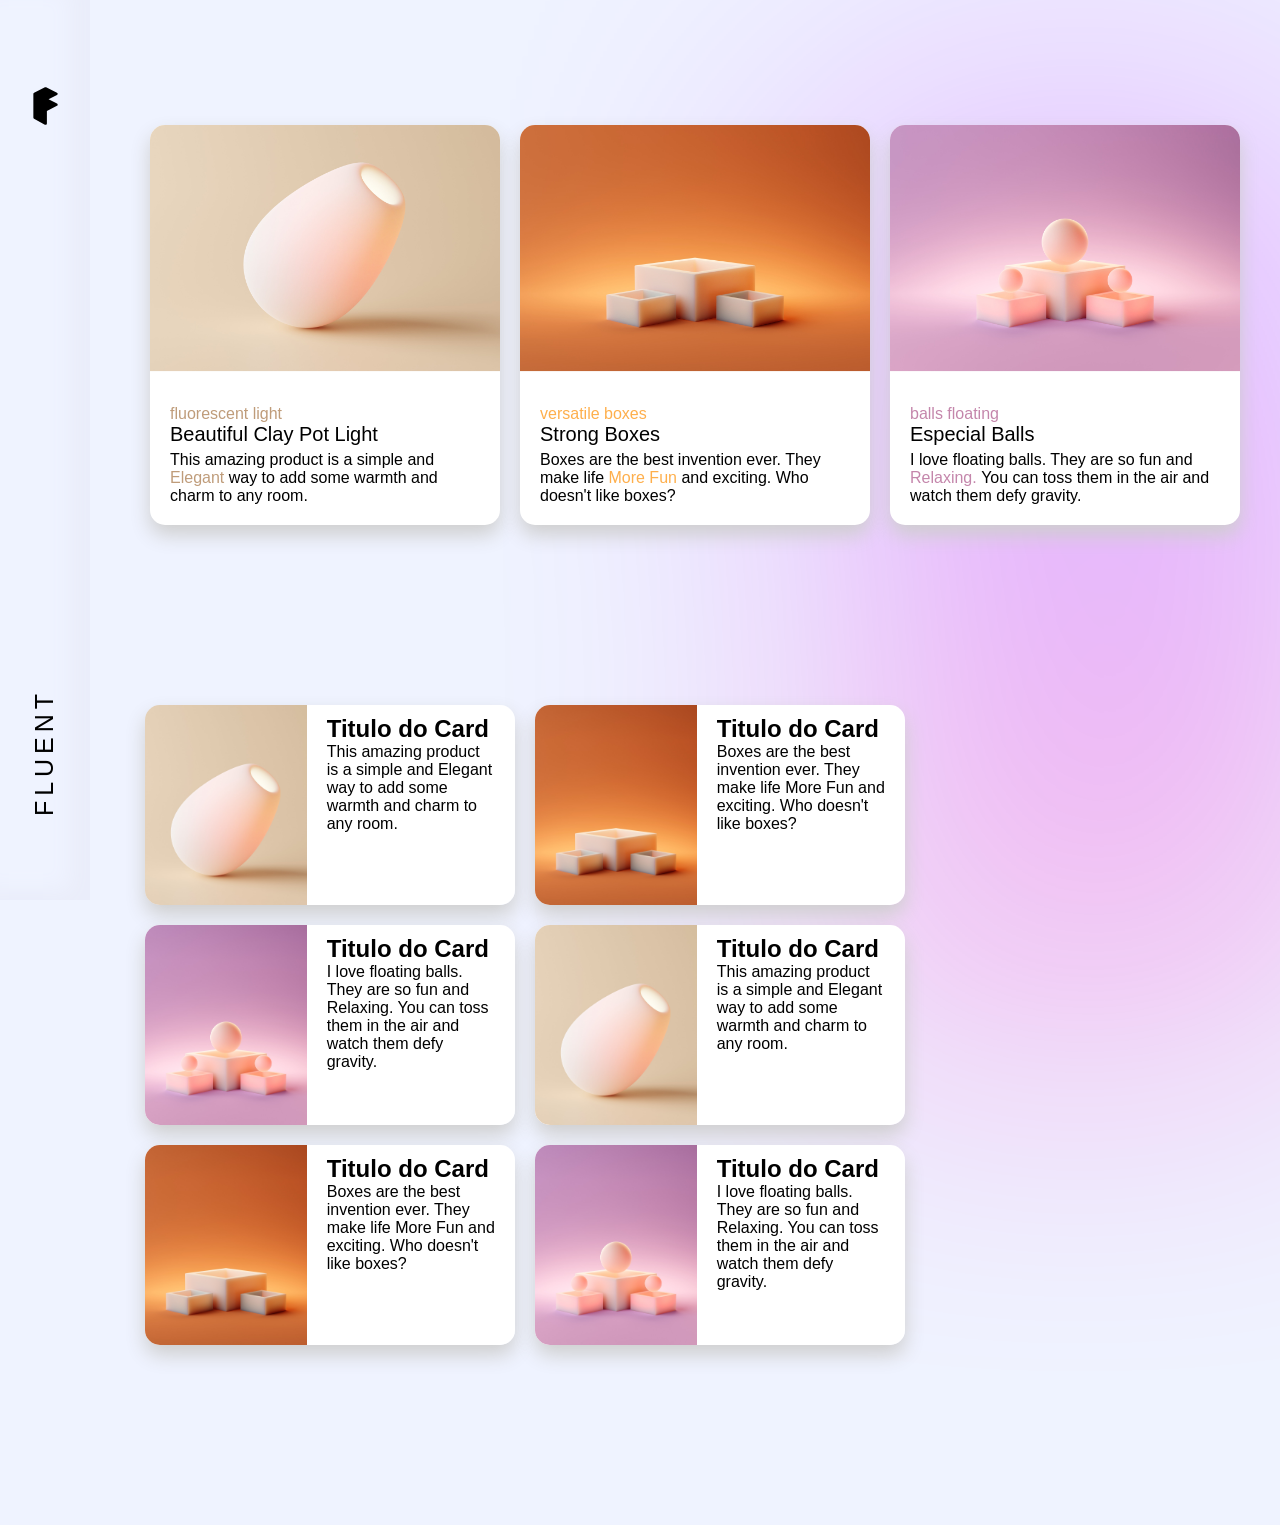
<file: index.html>
<!DOCTYPE html>
<html lang="en">

<head>
    <meta charset="UTF-8">
    <meta name="viewport" content="width=device-width, initial-scale=1.0">
    <link rel="stylesheet" href="./css/style.css">
    <title>Fluent UI 2</title>
    <link rel="preconnect" href="https://fonts.googleapis.com">
    <link rel="preconnect" href="https://fonts.gstatic.com" crossorigin>
    <link href="https://fonts.googleapis.com/css2?family=Roboto:wght@100;400;700&display=swap" rel="stylesheet">
</head>

<body>

    <div id="logo-name-side">
        <img id="logo" src="./img/svg/logo.svg" alt="Logo with a single letter F">
        <h1 id="text-logo">fluent</h1>
    </div>
    <div id="content-bg">
        <div id="bg-1"></div>
        <div id="bg-2"></div>
    </div>
    <div id="main-content">
        <div id="card-content" class="card-1">
            <img src="./img/card-img/card-1.jpg">
            <div id="text-content">
                <div id="content-title-description">
                    <p id="card-description">fluorescent light</p>
                    <a href="#main-gallery">
                        <p id="card-title">beautiful clay pot <span>light</span></p>
                    </a>
                </div>
                <div id="card-explan">
                    <p href>This amazing product is a simple and <span>elegant </span>way to add some warmth and charm to any
                        room.</p>
                </div>
            </div>
        </div>

        <div id="card-content" class="card-2">
            <img src="./img/card-img/card-2.jpg">
            <div id="text-content">
                <div id="content-title-description">
                    <p id="card-description">versatile boxes</p>
                    <p id="card-title">strong <span>boxes</span></p>
                </div>
                <div id="card-explan">
                    <p>Boxes are the best invention ever. They make life <span>more fun </span>and exciting. Who doesn't
                        like boxes?</p>
                </div>
            </div>
        </div>

        <div id="card-content" class="card-3">
            <img src="./img/card-img/card-3.jpg">
            <div id="text-content">
                <div id="content-title-description">
                    <p id="card-description">balls floating</p>
                    <p id="card-title">especial <span>balls</span></p>
                </div>
                <div id="card-explan">
                    <p>I love floating balls. They are so fun and <span>relaxing. </span>You can toss them in the air
                        and watch them defy gravity.</p>
                </div>
            </div>
        </div>
    </div>
    <div id="main-gallery">
        <ul id="gallery-ul">
            <li class="gallery-li">
                <div id="gallery-content">
                    <img src="./img/gallery-img/galley-1.jpg">
                    <div class="gallery-infor">
                        <h2 id=gallery-card-title>Titulo do Card</h2>
                        <p id="gallery-card-description">This amazing product is a simple and Elegant way to add some
                            warmth and charm to any room.</p>
                    </div>
                </div>
            </li>
            <li class="gallery-li">
                <div id="gallery-content">
                    <img src="./img/gallery-img/galley-2.jpg">
                    <div class="gallery-infor">
                        <h2 id=gallery-card-title>Titulo do Card</h2>
                        <p id="gallery-card-description">Boxes are the best invention ever. They make life More Fun and
                            exciting. Who doesn't like boxes?</p>
                    </div>
            </li>
            <li class="gallery-li">
                <div id="gallery-content">
                    <img src="./img/gallery-img/galley-3.jpg">
                    <div class="gallery-infor">
                        <h2 id=gallery-card-title>Titulo do Card</h2>
                        <p id="gallery-card-description">I love floating balls. They are so fun and Relaxing. You can
                            toss them in the air and watch them defy gravity.</p>
                    </div>
            </li>
            <li class="gallery-li">
                <div id="gallery-content">
                    <img src="./img/gallery-img/galley-1.jpg">
                    <div class="gallery-infor">
                        <h2 id=gallery-card-title>Titulo do Card</h2>
                        <p id="gallery-card-description">This amazing product is a simple and Elegant way to add some
                            warmth and charm to any room.</p>
                    </div>
                </div>
            </li>
            <li class="gallery-li">
                <div id="gallery-content">
                    <img src="./img/gallery-img/galley-2.jpg">
                    <div class="gallery-infor">
                        <h2 id=gallery-card-title>Titulo do Card</h2>
                        <p id="gallery-card-description">Boxes are the best invention ever. They make life More Fun and
                            exciting. Who doesn't like boxes?</p>
                    </div>
            </li>
            <li class="gallery-li">
                <div id="gallery-content">
                    <img src="./img/gallery-img/galley-3.jpg">
                    <div class="gallery-infor">
                        <h2 id=gallery-card-title>Titulo do Card</h2>
                        <p id="gallery-card-description">I love floating balls. They are so fun and Relaxing. You can
                            toss them in the air and watch them defy gravity.</p>
                    </div>
            </li>
        </ul>
    </div>
    <script src="./js/get-img.js"></script>
</body>

</html>
</file>
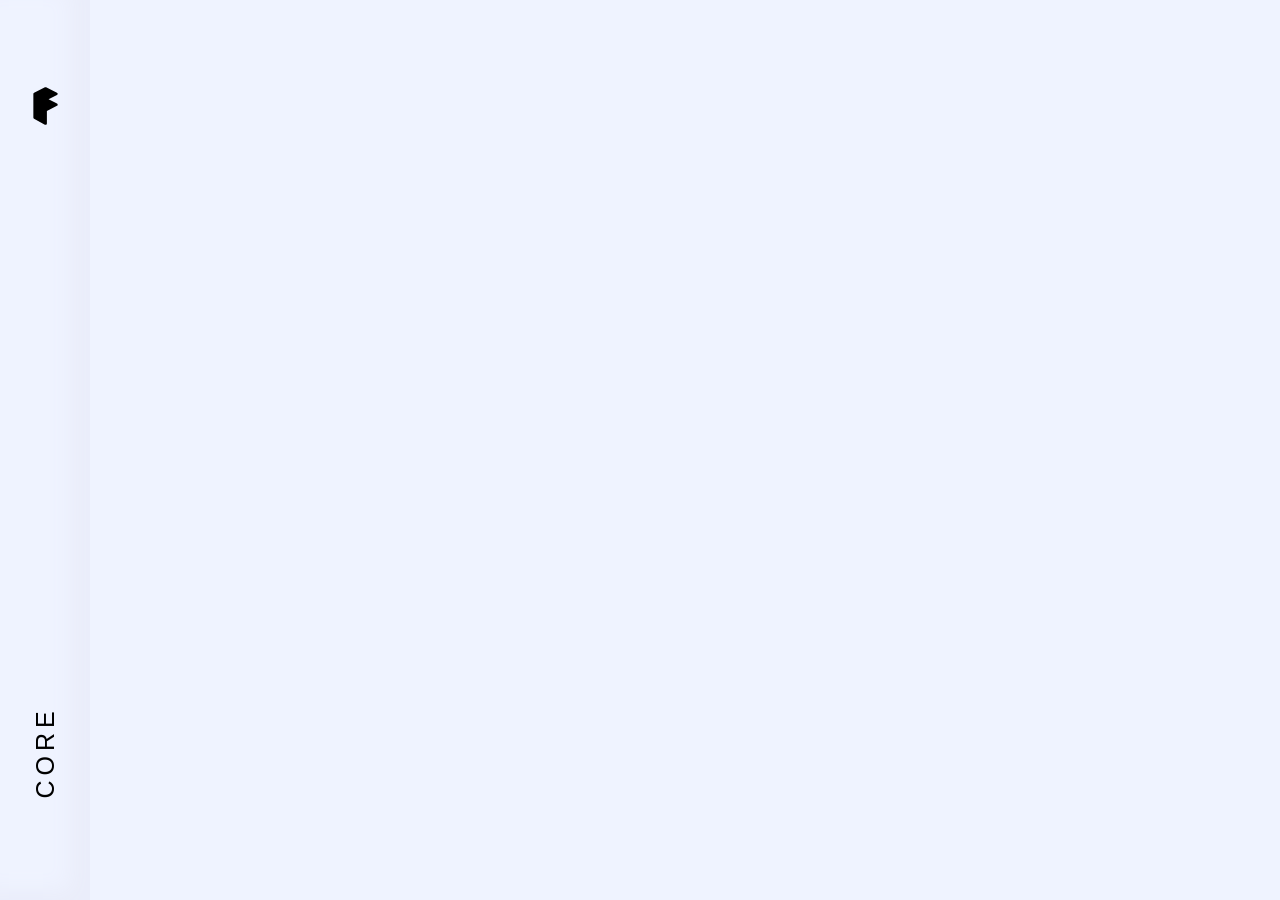
<file: html/index.html>
<!DOCTYPE html>
<html lang="en">

<head>
    <meta charset="UTF-8">
    <meta name="viewport" content="width=device-width, initial-scale=1.0">
    <link rel="stylesheet" href="/css/style.css">
    <title>Hello City</title>
    <link rel="preconnect" href="https://fonts.googleapis.com">
    <link rel="preconnect" href="https://fonts.gstatic.com" crossorigin>
    <link href="https://fonts.googleapis.com/css2?family=Roboto:wght@100;400;700&display=swap" rel="stylesheet">
</head>

<body>

    <div id="logo-name-side">
        <img id="logo" src="/img/svg/logo.svg" alt="Logo with a single letter F">
        <h1 id="text-logo">core</h1>
    </div>
</body>

</html>
</file>
<file: css/style.css>
@import url('https://fonts.cdnfonts.com/css/segoe-ui-variable-static-display');

:root {
    /*the base ao site color background*/
    --bg-base-color: rgb(239, 243, 255);

    /* the compsoe colors for the bacnground gradinet colors */
    --bg-blue--color: rgb(236, 244, 255);
    --bg-purple--color: rgb(224, 216, 252);
    --bg-pink--color: rgb(246, 211, 248);

    /*the side right bar gradient colors*/
    --sb-up-color: rgb(237, 241, 255);
    --sb-down-color: rgb(248, 238, 253);

    /* the button colors*/
    --bt--primary: rgb(134, 132, 246);
    --bt--secundary: rgb(0, 0, 0);
    --bt--meddle: rgb(76, 76, 76);

    /* colors icons*/
    --ic--gray-dark: rgb(72, 72, 72);
    --ic-blue: rgb(85, 68, 194);
}

* {
    padding: 0%;
    margin: 0%;
}

body {
    font-family: 'Segoe UI', Tahoma, Geneva, Verdana, sans-serif;
    background-color: var(--bg-base-color);
}

#logo-name-side {
    position: fixed;
    display: flex;
    flex-direction: column;
    align-items: center;
    justify-content: space-around;
    background-color: var(--bg-base-color);
    height: 100%;
    top: 0px;
    gap: 54%;
    width: 0px;
    padding: 0px 45px;
    box-shadow: inset -20px -10px 20px rgb(234, 237, 250);
}

#text-logo {
    text-transform: uppercase;
    font-size: 25px;
    font-weight: 500;
    rotate: -90deg;
    letter-spacing: 5px;
    padding-left: 92px;
    user-select: none;
}

#logo {
    width: 25px;
    -webkit-user-drag: none;
    user-select: none;
    cursor: pointer;
}

#content-bg {
    opacity: 0.3;
    transform: rotate(0deg);
    z-index: -2;
    position: fixed;
    display: flex;
    flex-direction: column;
    justify-content: space-evenly;
    float: right;
    right: -50px;
    height: 100%;
    filter: blur(150px);
}

#bg-1 {
    width: 500px;
    height: 60%;
    background-color: rgb(195, 0, 255);
    border-radius: 0% 0% 0% 50%;
}

#bg-2 {
    width: 500px;
    height: 40%;
    background-color: rgb(255, 0, 191);
    border-radius: 50% 0% 0% 0%;
}

#main-content {
    display: flex;
    align-items: center;
    justify-content: space-evenly;
    gap: 20px;
    margin: 125px 125px 0px 150px;
}

#card-content {
    display: flex;
    flex-direction: column;
    gap: 10px;
    justify-content: space-between;
    width: 400px;
    min-width: 350px;
    height: 400px;
    border: transparent;
    border-radius: 15px;
    overflow: hidden;
    background-color: rgb(255, 255, 255);
    box-shadow: 0px 10px 20px #cecece;
}

#card-content img {
    width: auto;
    height: auto;
    border-radius: 15px 15px 0px 0px;
    transform: scale(1.5);
}


#text-content {
    margin: 20px;
    display: flex;
    flex-direction: column;
    justify-content: space-evenly;
    gap: 5px;
    background-color: transparent;
    border-radius: 10px;
    bottom: 0px;
}

#card-title {
    font-size: 20px;
    font-weight: 500;
    text-transform: capitalize;
}

#card-description {
    font-size: 16px;
}

.card-1 #card-explan span {
    font-weight: 500;
    color: rgb(191, 156, 122);
    text-transform: capitalize;
}

.card-1 #card-description {
    color: rgb(191, 156, 122);
}

.card-2 #card-explan span {
    font-weight: 500;
    color: rgb(254, 175, 76);
    text-transform: capitalize;
}

.card-2 #card-description {
    color: rgb(254, 175, 76);
}

.card-3 #card-explan span {
    font-weight: 500;
    color: rgb(196, 134, 171);
    text-transform: capitalize;
}

.card-3 #card-description {
    color: rgb(196, 134, 171);
}

#main-gallery {
    margin: 150px 0px;
    display: flex;
    height: 700px;
    align-items: center;
    justify-content: center;
}

#gallery-ul {
    margin-left: 145px;
    display: flex;
    flex-direction: row;
    flex-wrap: wrap;
    gap: 20px;
}

.gallery-li {
    box-shadow: 0px 10px 20px #cecece;
    overflow: hidden;
    list-style: none;
    border-radius: 15px;
}

#gallery-content {
    display: flex;
    flex-direction: row;
    justify-content: space-between;
    background-color: white;
    width: 370px;
    height: 200px;
}

#gallery-content>img {
    overflow: hidden;
    object-fit: cover;
    object-position: center;
    max-height: 100%;
    max-width: 100%;
    height: auto;
    width: auto;
    cursor: pointer;
}

.gallery-infor {
    margin: 10px 20px;
    width: 100%;
}
*{
    scroll-behavior: smooth;

}
a{
    text-decoration: none;
    color: inherit;
}
a:hover{
    color: inherit;
}
a:visited{
    color: inherit;
}
</file>
